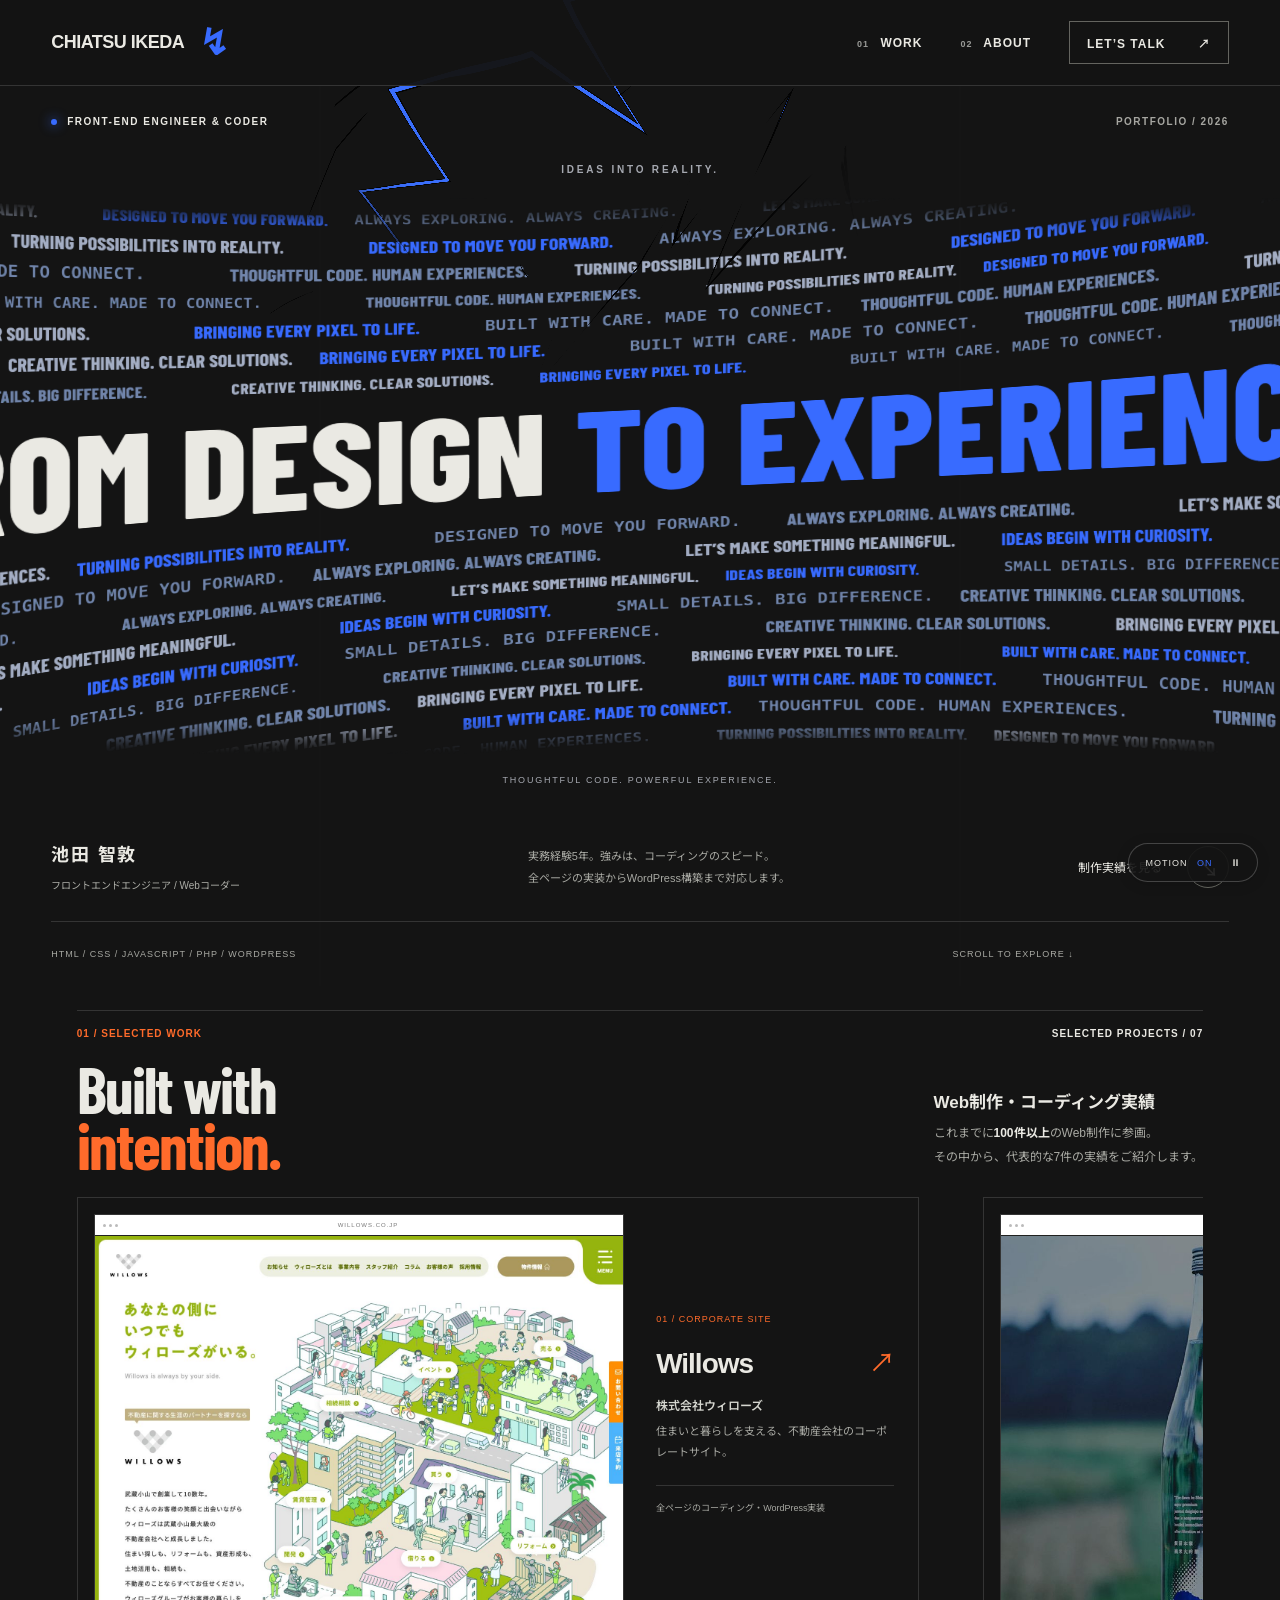
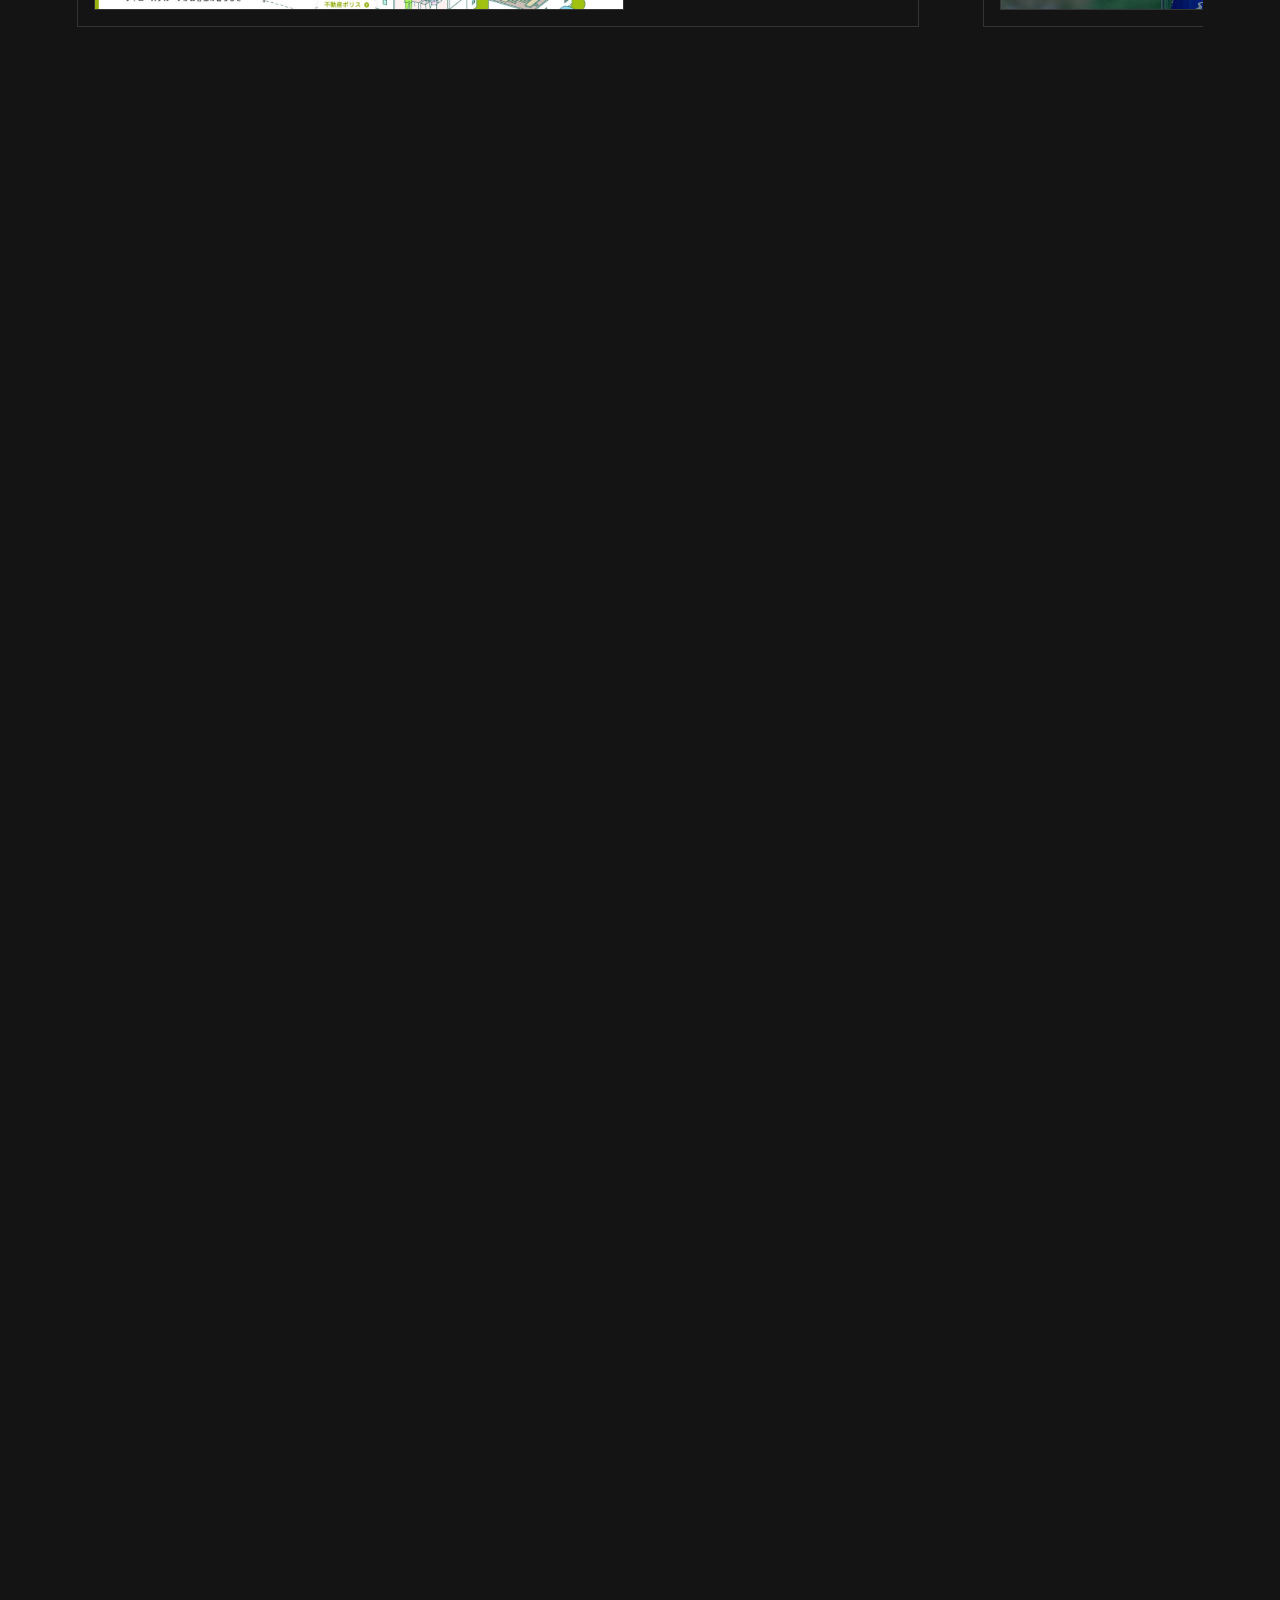
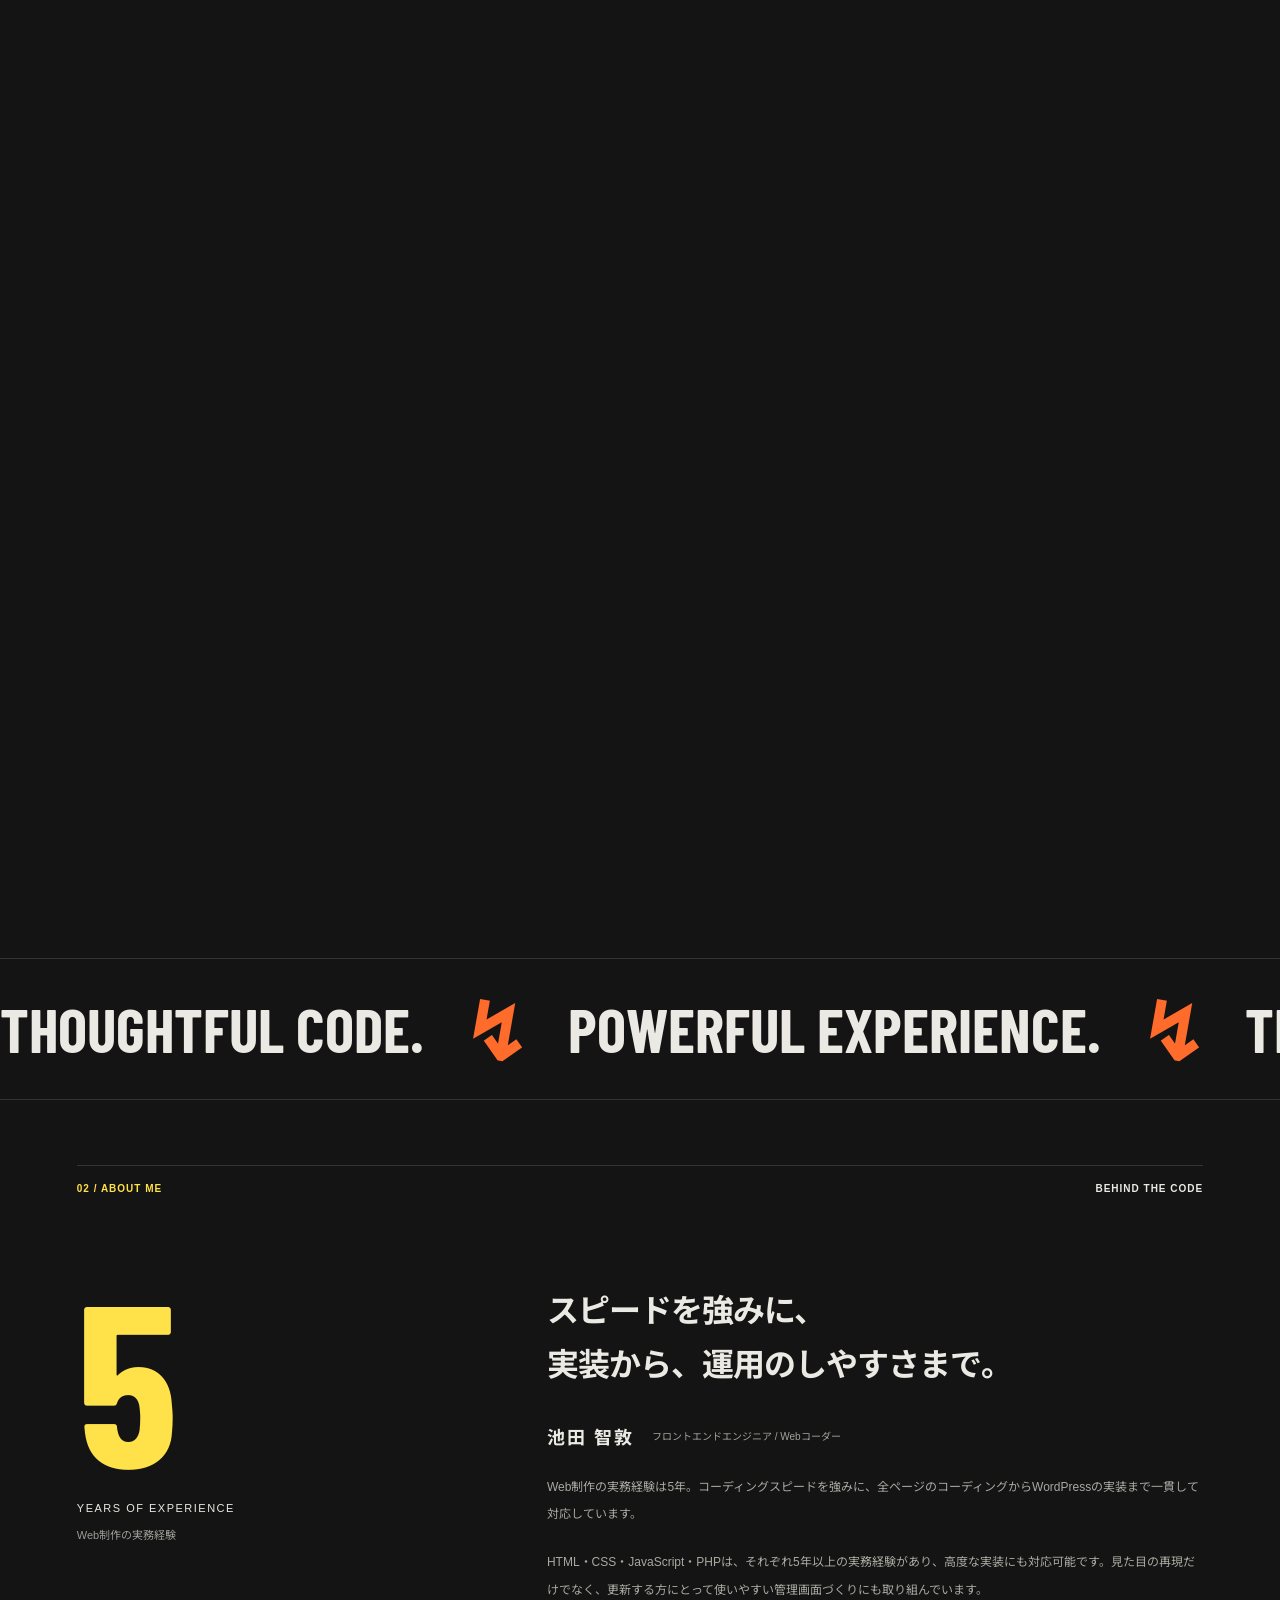
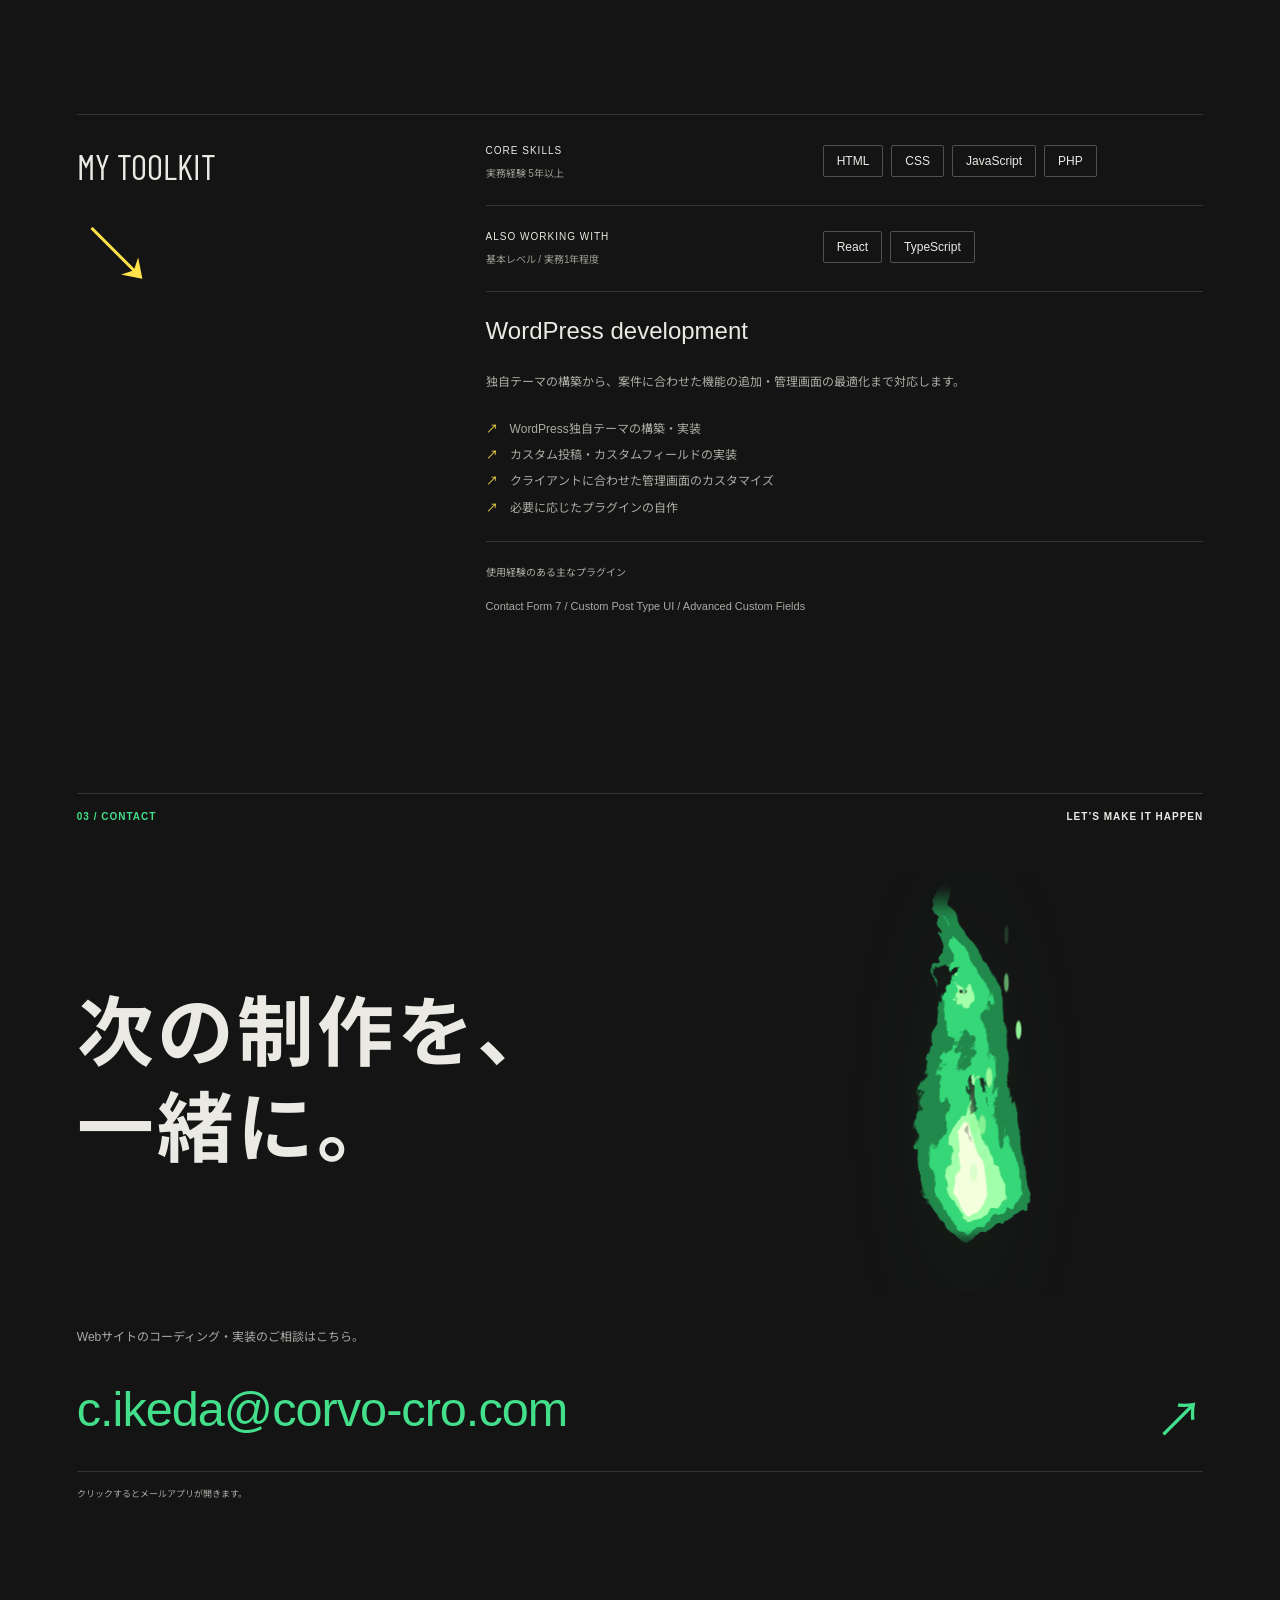
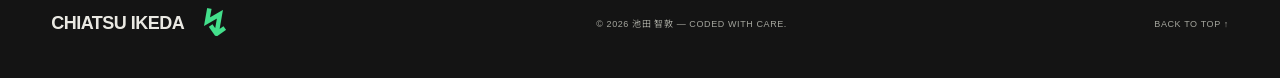
<file: index.html>
<!doctype html>
<html lang="ja"><head><meta charset="utf-8"><meta name="viewport" content="width=device-width,initial-scale=1"><meta name="theme-color" content="#141414"><meta name="description" content="池田 智敦のポートフォリオ。実務経験5年のフロントエンドエンジニア・Webコーダー。全ページのコーディングからWordPress構築まで対応します。"><title>池田 智敦 — Front-end Engineer & Coder</title><link rel="stylesheet" href="style.css?v=lightning-opacity-1"><link rel="icon" href="data:image/svg+xml,%3Csvg xmlns='http://www.w3.org/2000/svg' viewBox='0 0 100 100'%3E%3Crect width='100' height='100' fill='%23141414'/%3E%3Cpath d='M65 5 20 57h31L35 95l46-56H50z' fill='%23386bff'/%3E%3C/svg%3E"></head>
<body><canvas id="electric" class="screen-electric" aria-hidden="true"></canvas><a class="skip" href="#main">コンテンツへスキップ</a><header><a class="brand" href="#top" aria-label="トップへ">CHIATSU IKEDA<span class="brand-mark">↯</span></a><nav aria-label="メインナビゲーション"><a href="#work"><small>01</small> WORK</a><a href="#about"><small>02</small> ABOUT</a><a href="#contact" class="nav-contact">LET’S TALK <span>↗</span></a></nav></header>
<main id="main"><section class="hero" id="top" data-lightning-color="#386bff"><div class="hero-grid" aria-hidden="true"></div><div class="hero-top"><span class="eyebrow"><i></i> FRONT-END ENGINEER & CODER</span><span class="edition">PORTFOLIO / 2026</span></div><div class="hero-content"><p class="hero-en">IDEAS INTO REALITY.</p><div class="hero-title-webgl"><canvas id="title-canvas" aria-hidden="true"></canvas><h1 class="hero-title-type"><span>FROM DESIGN </span><span class="accent">TO EXPERIENCE<span class="title-period">.</span></span></h1></div><p class="hero-caption">THOUGHTFUL CODE. POWERFUL EXPERIENCE.</p></div><div class="hero-details"><div class="hero-profile"><p><strong>池田 智敦</strong><span>フロントエンドエンジニア / Webコーダー</span></p></div><p class="intro">実務経験5年。強みは、コーディングのスピード。<br>全ページの実装からWordPress構築まで対応します。</p><a class="round-link" href="#work">制作実績を見る <span>↘</span></a></div><div class="hero-bottom"><span>HTML / CSS / JAVASCRIPT / PHP / WORDPRESS</span><button id="motion" aria-pressed="false" aria-label="アニメーションを停止">MOTION <span>ON</span> <b>Ⅱ</b></button><a href="#work">SCROLL TO EXPLORE ↓</a></div></section>
<section id="work" data-lightning-color="#ff6b2b" class="work section"><div class="section-line"><span>01 / SELECTED WORK</span><span>SELECTED PROJECTS / 07</span></div><div class="section-heading"><h2>Built with<br><em>intention.</em></h2><div><h3>Web制作・コーディング実績</h3><p>これまでに<strong>100件以上</strong>のWeb制作に参画。<br>その中から、代表的な7件の実績をご紹介します。</p></div></div><div class="works-grid">
<a class="project" href="https://willows.co.jp/" target="_blank" rel="noopener noreferrer"><div class="project-image willow"><div class="image-bar"><i></i><i></i><i></i><span>WILLOWS.CO.JP</span></div><img src="assets/willows.png" alt="株式会社ウィローズのWebサイト" loading="lazy"><span class="visit">VIEW WEBSITE ↗</span></div><div class="project-info"><span class="project-type">01 / CORPORATE SITE</span><h3>Willows <span>↗</span></h3><h4>株式会社ウィローズ</h4><p>住まいと暮らしを支える、不動産会社のコーポレートサイト。</p><span class="role">全ページのコーディング・WordPress実装</span></div></a>
<a class="project" href="https://chiatsu-ikeda.github.io/yoake-lp/" target="_blank" rel="noopener noreferrer"><div class="project-image"><div class="image-bar"><i></i><i></i><i></i><span>CHIATSU-IKEDA.GITHUB.IO / YOAKE-LP</span></div><img src="assets/yoake.jpg" alt="YOAKEのWebサイト" loading="lazy"><span class="visit">VIEW WEBSITE ↗</span></div><div class="project-info"><span class="project-type">02 / LANDING PAGE</span><h3>YOAKE <span>↗</span></h3><h4>夜明け / ランディングページ</h4><p>商品の世界観をビジュアルで伝えるランディングページ。</p></div></a>
<a class="project" href="https://xing.co.jp/careers/mid" target="_blank" rel="noopener noreferrer"><div class="project-image xing"><div class="image-bar"><i></i><i></i><i></i><span>XING.CO.JP / CAREERS</span></div><img src="assets/xing.png" alt="株式会社エクシングのキャリア採用サイト" loading="lazy"><span class="visit">VIEW WEBSITE ↗</span></div><div class="project-info"><span class="project-type">03 / RECRUIT SITE</span><h3>XING <span>↗</span></h3><h4>株式会社エクシング / キャリア採用</h4><p>JOYSOUNDを支える仕事と人を伝える、キャリア採用サイト。</p><span class="role">全ページのコーディング・WordPress実装</span></div></a>
<a class="project" href="https://hot-dog.co.jp/" target="_blank" rel="noopener noreferrer"><div class="project-image comif"><div class="image-bar"><i></i><i></i><i></i><span>HOT-DOG.CO.JP</span></div><img src="assets/comif.png" alt="愛犬と楽しむコミフのブランドサイト" loading="lazy"><span class="visit">VIEW WEBSITE ↗</span></div><div class="project-info"><span class="project-type">04 / BRAND SITE</span><h3>comif <span>↗</span></h3><h4>株式会社ホットドッグ / コミフ</h4><p>愛犬と楽しむスイーツ＆デリ「コミフ」のブランドサイト。</p><span class="role">全ページのコーディング・WordPress実装</span></div></a>
<a class="project" href="https://www.secureedge.jp/" target="_blank" rel="noopener noreferrer"><div class="project-image secure"><div class="image-bar"><i></i><i></i><i></i><span>SECUREEDGE.JP</span></div><img src="assets/secureedge.png" alt="セキュアエッジ株式会社のWebサイト" loading="lazy"><span class="visit">VIEW WEBSITE ↗</span></div><div class="project-info"><span class="project-type">05 / CORPORATE SITE</span><h3>SecureEdge <span>↗</span></h3><h4>セキュアエッジ株式会社</h4><p>セキュリティ製品とサービスを紹介するコーポレートサイト。</p><span class="role">全ページのコーディング・WordPress実装</span></div></a>
<a class="project" href="https://saiyo.mayzin-g.co.jp/media/" target="_blank" rel="noopener noreferrer"><div class="project-image"><div class="image-bar"><i></i><i></i><i></i><span>SAIYO.MAYZIN-G.CO.JP / MEDIA</span></div><img src="assets/mayzin.jpg" alt="セコカンのススメのWebサイト" loading="lazy"><span class="visit">VIEW WEBSITE ↗</span></div><div class="project-info"><span class="project-type">06 / MEDIA SITE</span><h3>セコカンのススメ <span>↗</span></h3><h4>株式会社メイジン</h4><p>建設業界の用語や資格、施工管理の仕事を紹介するメディアサイト。</p></div></a>
<a class="project" href="https://bacteria-ux.jp/" target="_blank" rel="noopener noreferrer"><div class="project-image"><div class="image-bar"><i></i><i></i><i></i><span>BACTERIA-UX.JP</span></div><img src="assets/bacteria.jpg" alt="Bacteria UXのWebサイト" loading="lazy"><span class="visit">VIEW WEBSITE ↗</span></div><div class="project-info"><span class="project-type">07 / RESEARCH SITE</span><h3>Bacteria UX <span>↗</span></h3><h4>学術変革領域研究（B）</h4><p>ユニバーサル形質転換の研究概要・研究体制・活動報告を紹介。</p></div></a></div></section>
<div class="statement" data-lightning-color="#ff6b2b" aria-hidden="true"><div class="statement-track"><div class="statement-group"><span>THOUGHTFUL CODE.</span><b>↯</b><span>POWERFUL EXPERIENCE.</span><b>↯</b><span>THOUGHTFUL CODE.</span><b>↯</b><span>POWERFUL EXPERIENCE.</span><b>↯</b></div><div class="statement-group"><span>THOUGHTFUL CODE.</span><b>↯</b><span>POWERFUL EXPERIENCE.</span><b>↯</b><span>THOUGHTFUL CODE.</span><b>↯</b><span>POWERFUL EXPERIENCE.</span><b>↯</b></div></div></div>
<section id="about" data-lightning-color="#ffe14a" class="about section"><div class="section-line"><span>02 / ABOUT ME</span><span>BEHIND THE CODE</span></div><div class="about-intro"><div class="years"><span>5</span><p>YEARS OF EXPERIENCE</p><small>Web制作の実務経験</small></div><div class="about-copy"><h2>スピードを強みに、<br>実装から、<br class="mobile-br">運用のしやすさまで。</h2><div class="name"><strong>池田 智敦</strong><span>フロントエンドエンジニア / Webコーダー</span></div><p>Web制作の実務経験は5年。コーディングスピードを強みに、全ページのコーディングからWordPressの実装まで一貫して対応しています。</p><p>HTML・CSS・JavaScript・PHPは、それぞれ5年以上の実務経験があり、高度な実装にも対応可能です。見た目の再現だけでなく、更新する方にとって使いやすい管理画面づくりにも取り組んでいます。</p></div></div><div class="skills"><div class="skill-label">MY TOOLKIT <span>↘</span></div><div class="skill-body"><div class="skill-row"><p>CORE SKILLS<small>実務経験 5年以上</small></p><div class="tags"><span>HTML</span><span>CSS</span><span>JavaScript</span><span>PHP</span></div></div><div class="skill-row"><p>ALSO WORKING WITH<small>基本レベル / 実務1年程度</small></p><div class="tags"><span>React</span><span>TypeScript</span></div></div><div class="wordpress"><h3>WordPress development</h3><p>独自テーマの構築から、案件に合わせた機能の追加・管理画面の最適化まで対応します。</p><ul><li>WordPress独自テーマの構築・実装</li><li>カスタム投稿・カスタムフィールドの実装</li><li>クライアントに合わせた管理画面のカスタマイズ</li><li>必要に応じたプラグインの自作</li></ul><p class="plugins">使用経験のある主なプラグイン<br><span>Contact Form 7 / Custom Post Type UI / Advanced Custom Fields</span></p></div></div></div></section>
<section id="contact" data-lightning-color="#43df8b" class="contact section"><div class="section-line"><span>03 / CONTACT</span><span>LET’S MAKE IT HAPPEN</span></div><div class="contact-top"><h2>次の制作を、<br>一緒に。</h2><div class="contact-fire" aria-hidden="true"><canvas id="contact-flame"></canvas></div></div><p>Webサイトのコーディング・実装のご相談はこちら。</p><a class="email" href="mailto:c.ikeda@corvo-cro.com">c.ikeda@corvo-cro.com <span>↗</span></a><small>クリックするとメールアプリが開きます。</small></section></main><footer data-lightning-color="#43df8b"><a class="brand" href="#top">CHIATSU IKEDA <span>↯</span></a><span>© 2026 池田 智敦 — CODED WITH CARE.</span><a href="#top">BACK TO TOP ↑</a></footer><script type="importmap">{"imports":{"three":"./vendor/three.module.js"}}</script><script type="module" src="electric.js?v=jagged-ribbons-13"></script><script type="module" src="webgl-title.js"></script><script type="module" src="horizontal-work.js?v=4"></script><script type="module" src="contact-flame.js?v=layered-fire-1"></script></body></html>
</file>
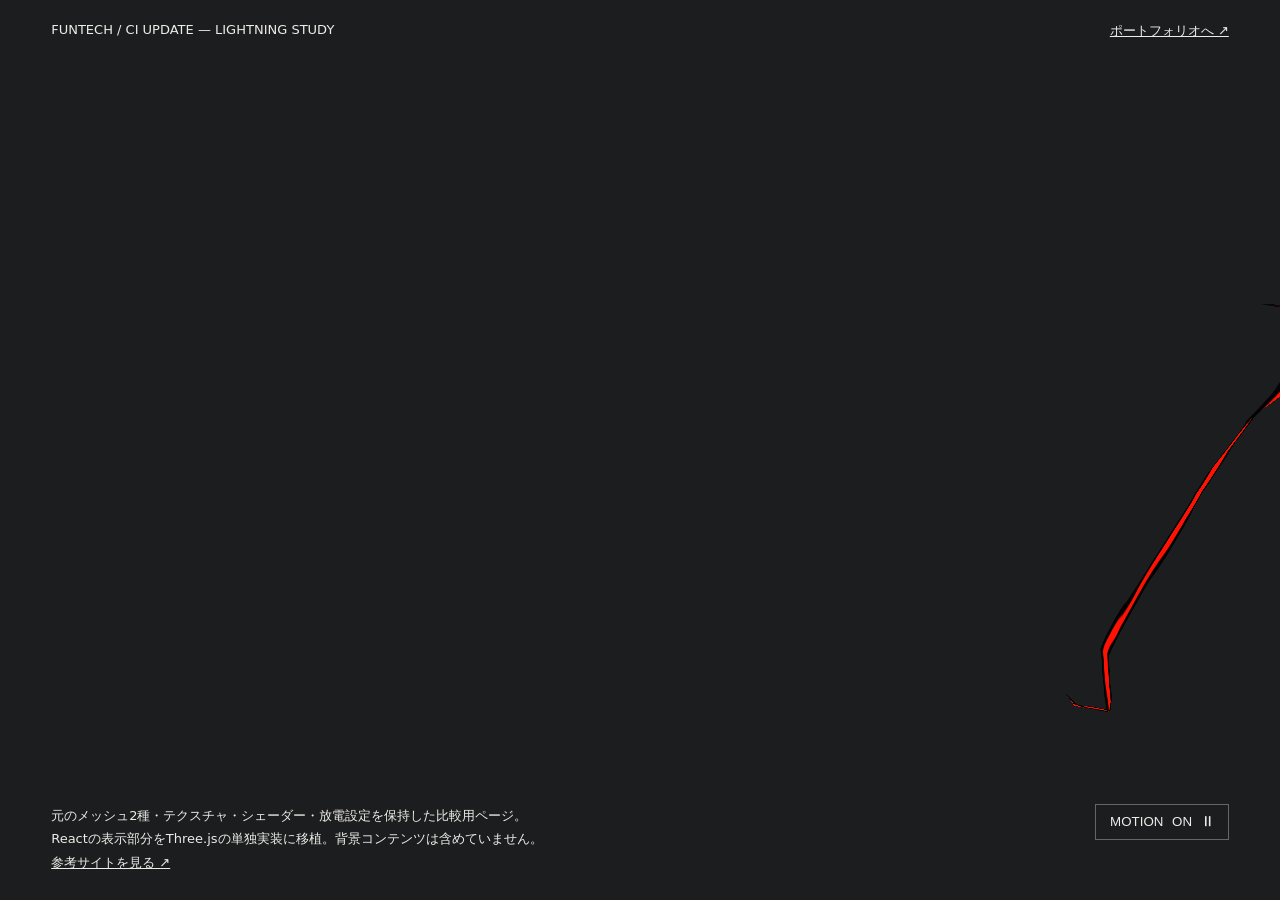
<file: lightning-reference.html>
<!doctype html><html lang="ja"><head><meta charset="utf-8"><meta name="viewport" content="width=device-width,initial-scale=1"><title>稲妻 — 元実装の確認</title><style>*{box-sizing:border-box}body{margin:0;background:#1c1d1e;color:#eeece8;font:13px system-ui,sans-serif}header,footer{padding:22px 4%;display:flex;justify-content:space-between;gap:20px}a{color:inherit}main{position:relative;width:100%;aspect-ratio:16/9;max-height:80vh;background:#1c1d1e}canvas{display:block;width:100%;height:100%}button{background:transparent;color:inherit;border:1px solid #666;padding:8px 14px;cursor:pointer}span{margin:0 5px}p{line-height:1.8;max-width:700px;margin:0}h1{font:inherit;margin:0}footer{align-items:flex-start}@media(max-width:600px){main{height:60vh}footer{display:block}p{margin-bottom:20px}}</style></head><body><header><h1>FUNTECH / CI UPDATE — LIGHTNING STUDY</h1><a href="./">ポートフォリオへ ↗</a></header><main><canvas id="electric" data-mode="original" aria-label="参考サイトから取り出した稲妻アニメーション"></canvas></main><footer><p>元のメッシュ2種・テクスチャ・シェーダー・放電設定を保持した比較用ページ。<br>Reactの表示部分をThree.jsの単独実装に移植。背景コンテンツは含めていません。<br><a href="https://ci.funtech.inc/ja/ci-update" target="_blank" rel="noopener">参考サイトを見る ↗</a></p><button id="motion" aria-pressed="false" aria-label="アニメーションを停止">MOTION <span>ON</span> <b>Ⅱ</b></button></footer><script type="importmap">{"imports":{"three":"./vendor/three.module.js"}}</script><script type="module" src="electric.js"></script></body></html>
</file>
<file: style.css>
@import url('https://fonts.googleapis.com/css2?family=Barlow+Condensed:wght@600;700;800&family=Noto+Sans+JP:wght@400;500;600;700;800;900&display=swap');
:root{--bg:#141414;--paper:#eae9e3;--accent:#386bff;--muted:#999a97;--line:#343434}*{box-sizing:border-box}html{scroll-behavior:smooth;scroll-padding-top:84px}body{margin:0;background:var(--bg);color:var(--paper);font-family:Arial,'Noto Sans JP',sans-serif;-webkit-font-smoothing:antialiased}a{color:inherit;text-decoration:none}button{font:inherit}::selection{background:var(--accent);color:var(--bg)}:focus-visible{outline:2px solid var(--accent);outline-offset:6px}.skip{position:fixed;top:-80px;left:20px;z-index:100;background:var(--paper);color:var(--bg);padding:15px}.skip:focus{top:10px}header{height:86px;padding:0 4%;display:flex;align-items:center;justify-content:space-between;background:rgba(20,20,20,.96);border-bottom:1px solid var(--line);position:sticky;top:0;z-index:10}.brand{font-size:18px;font-weight:800;letter-spacing:-.5px;display:flex;align-items:center;gap:15px}.brand-mark,.brand>span{font-size:36px;color:var(--accent);line-height:1}nav{display:flex;gap:38px;align-items:center;font-size:12px;font-weight:700;letter-spacing:1px}nav small{font-size:9px;color:var(--muted);margin-right:7px}nav a:hover{color:var(--accent)}.nav-contact{border:1px solid #64645f;padding:12px 17px}.nav-contact span{margin-left:28px}.hero{min-height:760px;height:calc(100svh - 86px);max-height:1100px;position:relative;overflow:hidden;padding:34px 4% 0}.hero canvas,.hero-grid{position:absolute;inset:0;width:100%;height:100%;pointer-events:none}.hero-grid{background:linear-gradient(90deg,transparent calc(50% - 1px),#ffffff06 50%,transparent calc(50% + 1px));z-index:0}.hero-top{display:flex;justify-content:space-between;position:relative;font-size:10px;letter-spacing:1.5px;font-weight:600}.eyebrow{display:flex;align-items:center;gap:10px}.eyebrow i{width:6px;height:6px;border-radius:50%;background:var(--accent);box-shadow:0 0 12px #386bff}.edition{color:#a6a6a1}.hero-content{position:relative;z-index:1;padding-top:68px;pointer-events:none}.hero-content a{pointer-events:auto}h1{font-size:clamp(44px,5.1vw,82px);font-weight:800;letter-spacing:-.05em;line-height:1.5;margin:0}.accent{color:var(--accent)}.hero-en{font-family:'Barlow Condensed',Impact,sans-serif;font-size:clamp(38px,4.1vw,65px);font-weight:700;line-height:.95;letter-spacing:-.02em;margin:20px 0 30px}.hero-en span{color:transparent;-webkit-text-stroke:1px #9c9d97}.hero-profile strong{font-size:18px;margin-right:18px;letter-spacing:.1em}.hero-profile span{font-size:10px;color:#acada7}.intro{font-size:12px;line-height:2;color:#a8a9a3;margin-top:20px}.round-link{display:inline-flex;gap:40px;align-items:center;font-size:12px;margin-top:16px}.round-link span{border:1px solid #666760;border-radius:50%;width:42px;height:42px;display:grid;place-items:center;font-size:22px;transition:background .25s}.round-link:hover span{background:var(--accent);color:var(--bg);border-color:var(--accent)}.visual-note{position:absolute;right:4%;bottom:140px;font-family:'Barlow Condensed',sans-serif;letter-spacing:2px;font-size:14px;color:#a4a49c;text-align:right}.hero-bottom{position:absolute;bottom:0;left:4%;right:4%;height:65px;border-top:1px solid var(--line);display:flex;align-items:center;justify-content:space-between;font-size:9px;letter-spacing:1px;gap:15px;color:#a8a9a3}#motion{background:none;color:var(--paper);border:0;padding:15px 0;cursor:pointer;font-size:9px;letter-spacing:1px}#motion span{color:var(--accent);margin-left:6px}#motion b{margin-left:15px}.section{padding:65px 6% 100px;scroll-margin-top:0}.work{background:var(--paper);color:var(--bg)}.section-line{display:flex;justify-content:space-between;border-top:1px solid #bcbcB5;padding-top:17px;font-size:10px;font-weight:700;letter-spacing:1px}.section-heading{display:flex;justify-content:space-between;align-items:flex-end;gap:25px;margin:55px 0 65px}.section-heading h2{font-family:'Barlow Condensed',Impact,sans-serif;font-size:clamp(68px,8vw,120px);line-height:.87;letter-spacing:-2px;margin:0;font-weight:700}.section-heading h2 em{font-style:normal;color:var(--accent)}.section-heading>div{padding-bottom:3px}.section-heading h3{font-size:17px}.section-heading p{font-size:12px;line-height:2;color:#575953}.section-heading strong{font-weight:700;color:var(--bg)}.works-grid{display:grid;grid-template-columns:1fr 1fr;gap:70px 32px}.project-image{height:340px;position:relative;overflow:hidden;padding:32px 32px 0;background:#d6d6ca}.project:nth-child(2n){margin-top:75px}.project-image img{width:100%;height:calc(100% - 20px);object-fit:cover;object-position:top;display:block;box-shadow:0 10px 30px #0002;transition:transform .6s; background:white}.image-bar{height:20px;background:#fff;display:flex;align-items:center;gap:3px;padding:0 8px}.image-bar i{border-radius:50%;width:3px;height:3px;background:#bbb}.image-bar span{font-size:6px;letter-spacing:1px;margin:auto;color:#777}.xing{background:#d2dade}.comif{background:#e0d5c5}.secure{background:#ccd3cb}.visit{position:absolute;bottom:18px;right:18px;background:var(--bg);color:var(--paper);padding:13px 17px;font-size:9px;letter-spacing:1px;transform:translateY(65px);transition:transform .3s}.project:hover .visit,.project:focus-visible .visit{transform:translateY(0)}.project:hover img{transform:scale(1.025)}.project-info{padding-top:22px}.project-type{font-size:9px;letter-spacing:1px;color:#65665f}.project-info h3{font-size:39px;letter-spacing:-1px;font-weight:600;margin:13px 0 10px;display:flex;justify-content:space-between;align-items:center}.project-info h3 span{font-size:26px;font-weight:400}.project-info h4{font-size:12px;margin:0 0 16px;font-weight:600}.project-info p{font-size:11px;color:#696a64;line-height:1.8}.role{display:block;padding-top:13px;border-top:1px solid #c6c6be;font-size:9px;margin-top:18px;color:#696a64}.statement{padding:30px 0;display:flex;gap:40px;align-items:center;justify-content:center;overflow:hidden;white-space:nowrap;background:var(--accent);color:var(--bg);font-family:'Barlow Condensed',Impact,sans-serif;font-weight:700;font-size:clamp(28px,4.8vw,76px);line-height:1}.statement b{font-size:80px}.about{padding-top:65px}.about .section-line{border-color:var(--line)}.about-intro{display:grid;grid-template-columns:1fr 1.6fr;gap:60px;padding:90px 0}.years>span{font-family:'Barlow Condensed',Impact,sans-serif;font-size:230px;font-weight:700;line-height:.8;letter-spacing:-9px}.years>span>span{font-size:90px;color:var(--accent);vertical-align:top;line-height:1;letter-spacing:0}.years p{font-size:11px;letter-spacing:1.5px;margin-top:30px}.years small{font-size:11px;color:#9b9c96}.about-copy h2{font-size:clamp(23px,2.5vw,40px);line-height:1.7;margin:0 0 30px;letter-spacing:-.03em}.name{margin-bottom:25px;display:flex;align-items:center;gap:18px}.name strong{font-size:18px;letter-spacing:2px}.name span{font-size:10px;color:#a2a39b}.about-copy>p{font-size:12px;line-height:2.3;color:#a8a9a1;margin-bottom:20px}.mobile-br{display:none}.skills{display:grid;grid-template-columns:1fr 2fr;border-top:1px solid var(--line);padding-top:30px;gap:50px}.skill-label{font-family:'Barlow Condensed',sans-serif;font-size:35px}.skill-label span{display:block;font-size:80px;margin-top:15px;color:var(--accent)}.skill-row{display:grid;grid-template-columns:1fr 1.2fr;padding:0 0 25px;margin-bottom:25px;border-bottom:1px solid var(--line);gap:20px}.skill-row p{font-size:10px;margin:0;letter-spacing:1px}.skill-row small{display:block;font-size:10px;color:#9b9c94;margin-top:9px;letter-spacing:0}.tags{display:flex;flex-wrap:wrap;gap:8px;align-content:start}.tags span{border:1px solid #51524b;padding:8px 13px;font-size:12px;border-radius:2px}.wordpress h3{font-size:24px;font-weight:500;display:flex;justify-content:space-between;gap:15px}.wordpress h3 span{color:var(--accent)}.wordpress p,.wordpress li{font-size:12px;color:#aaaba3;line-height:2.2}.wordpress ul{list-style:none;margin:20px 0;padding:0}.wordpress li:before{content:'↗';color:var(--accent);margin-right:12px}.plugins{padding-top:20px;border-top:1px solid var(--line);font-size:10px!important}.plugins span{font-size:11px;display:block;margin-top:10px}.contact{background:var(--accent);color:var(--bg);padding-bottom:70px}.contact .section-line{border-color:#2549b3}.contact-top{display:flex;justify-content:space-between;align-items:center;margin-top:50px}.contact h2{font-size:clamp(56px,6vw,112px);line-height:1.25;letter-spacing:-.06em;margin:0}.contact-top>span{font-size:180px;line-height:1}.contact>p{font-size:12px;margin-top:35px}.email{font-size:clamp(22px,3.8vw,55px);letter-spacing:-1px;border-bottom:1px solid #2549b3;display:flex;justify-content:space-between;gap:10px;padding:25px 0 20px}.email:hover{color:var(--paper)}.contact>small{display:block;margin-top:15px;font-size:9px}footer{padding:36px 4%;display:flex;align-items:center;justify-content:space-between;gap:20px}footer>span,footer>a:last-child{font-size:9px;letter-spacing:.6px;color:#a4a59d}.hero.fallback:after{content:'ϟ';position:absolute;right:9%;top:8%;font-size:550px;color:var(--accent);text-shadow:0 0 50px #386bff55;z-index:0;line-height:1} @media(min-width:1600px){.hero-content{padding-top:100px}}@media(max-width:1000px){.hero{min-height:750px}.hero-content{padding-top:70px}.project-image{height:280px;padding:20px 20px 0}.name{display:block}.name span{display:block;margin-top:10px}.skill-row{grid-template-columns:1fr}.about-intro{gap:35px}.years>span{font-size:180px}.statement{gap:25px}.statement b{font-size:55px}}@media(max-width:680px){header{height:70px;padding:0 5%}.brand{font-size:13px;gap:8px}.brand-mark{font-size:28px}nav{gap:16px;font-size:9px}nav small{display:none}.nav-contact{border:0;padding:0}.nav-contact span{margin-left:2px}.hero{height:auto;min-height:850px;padding:24px 5% 100px}.hero-top{font-size:8px;letter-spacing:.8px}.edition{font-size:8px}.hero-content{padding-top:52px}h1{font-size:clamp(36px,8.8vw,57px);line-height:1.6}.hero-en{font-size:42px;margin-top:18px}.hero-profile{margin-top:180px}.hero-profile strong{font-size:16px}.hero-profile span{display:block;margin-top:8px;font-size:10px}.intro{font-size:11px}.visual-note{right:6%;top:440px;bottom:auto;font-size:9px}.hero-bottom{left:5%;right:5%;font-size:7px;height:65px;flex-wrap:wrap;gap:0}.hero-bottom>span{width:100%;padding-top:12px;font-size:7px}.hero-bottom>button{padding:8px 0;font-size:8px}.hero-bottom>a{font-size:8px}.section{padding:40px 6% 65px}.section-line{font-size:8px}.section-heading{display:block;margin:42px 0 35px}.section-heading h2{font-size:76px}.section-heading>div{margin-top:30px}.section-heading h3{font-size:15px}.section-heading p{font-size:11px}.works-grid{grid-template-columns:1fr;gap:40px}.project:nth-child(2n){margin-top:0}.project-image{height:285px;padding:26px 26px 0}.visit{transform:none;padding:10px;font-size:8px}.project-info h3{font-size:33px}.project-info h4{font-size:11px}.project-info p{font-size:10px}.statement{gap:20px;padding:22px 0;justify-content:flex-start;font-size:34px}.statement b{font-size:40px}.about-intro{grid-template-columns:1fr;gap:45px;padding:50px 0}.years>span{font-size:150px}.years>span>span{font-size:70px}.years p{margin-top:20px}.about-copy h2{font-size:25px}.mobile-br{display:block}.about-copy>p{font-size:11px}.skills{grid-template-columns:1fr;gap:30px}.skill-label{display:flex;align-items:center;justify-content:space-between;font-size:30px}.skill-label span{font-size:40px;margin:0}.skill-row{grid-template-columns:1fr 1.4fr}.tags span{font-size:10px;padding:7px}.wordpress h3{font-size:21px}.wordpress p,.wordpress li{font-size:10px}.contact-top{margin-top:35px}.contact h2{font-size:52px}.contact-top>span{font-size:90px}.contact>p{font-size:10px}.email{font-size:23px;padding-top:15px;letter-spacing:-.5px}footer{flex-wrap:wrap;padding:30px 6%}footer>.brand{width:100%;font-size:16px}footer>span,footer>a:last-child{font-size:7px}.hero.fallback:after{font-size:320px;top:34%;right:0}}@media(prefers-reduced-motion:reduce){html{scroll-behavior:auto}*{transition:none!important}}

/* Full-bleed electric main visual with a centered typographic composition. */
.hero{height:calc(100svh - 86px);min-height:720px;max-height:1200px;padding:30px 4% 0;display:flex;flex-direction:column;isolation:isolate}
.hero canvas{inset:0;width:100%;height:100%;z-index:-1}
.hero-grid{background:linear-gradient(90deg,transparent 24.95%,#ffffff05 25%,transparent 25.05%,transparent 74.95%,#ffffff05 75%,transparent 75.05%);z-index:-2}
.hero-top{flex-shrink:0;z-index:1}
.hero-content{flex:1;display:flex;flex-direction:column;justify-content:center;align-items:center;text-align:center;padding:45px 0 35px;z-index:1}
.hero-en{font-family:Arial,sans-serif;font-size:11px;letter-spacing:.26em;line-height:1.5;margin:0 0 32px;font-weight:600}
.hero-en span{color:inherit;-webkit-text-stroke:0;margin-left:12px}
.hero h1{font-size:clamp(52px,7.5vw,116px);font-weight:900;letter-spacing:-.07em;line-height:1.25;transform:skew(-7deg);text-shadow:0 3px 24px #14141480}
.copy-line{display:block;white-space:nowrap}
.copy-line:first-child{transform:translateX(-.32em)}
.copy-line:last-child{transform:translateX(.18em)}
.hero-caption{font-family:'Barlow Condensed',sans-serif;font-size:12px;letter-spacing:.23em;color:#b3b6c0;margin:30px 0 0}
.hero-details{display:flex;align-items:center;justify-content:space-between;gap:24px;position:relative;z-index:1;margin:0 0 90px;padding-top:20px}
.hero-profile{margin:0}.hero-profile p{margin:0}.hero-profile strong{display:block;font-size:18px;margin:0 0 9px}.hero-profile span{font-size:10px}
.hero-details .intro{font-size:11px;line-height:2;margin:0}.hero-details .round-link{margin:0;gap:25px;white-space:nowrap}
.hero-bottom{z-index:1}
.statement,.contact{color:#fff}.contact .section-line,.email{border-color:#ffffff40}.email:hover{color:#cbd9ff}
::selection{color:white}.round-link:hover span{color:white}
@media(max-width:1000px){.hero{min-height:700px}.hero-content{padding-top:40px}.hero-details{gap:15px}.hero-details .intro{font-size:10px}}
@media(max-width:680px){
 .hero{height:calc(100svh - 70px);min-height:740px;max-height:none;padding:24px 5% 0}
 .hero canvas{inset:0;width:100%;height:100%}
 .hero-content{padding:35px 0 30px;min-height:350px}
 .hero-en{font-size:8px;letter-spacing:.16em;margin:0 0 28px}.hero-en span{margin-left:7px}
 .hero h1{font-size:clamp(34px,9vw,60px);line-height:1.45;letter-spacing:-.075em}
 .copy-line:first-child{transform:translateX(-.2em)}.copy-line:last-child{transform:translateX(0)}
 .hero-caption{font-size:9px;letter-spacing:.13em;margin-top:24px}
 .hero-details{display:grid;grid-template-columns:1fr auto;gap:18px 10px;margin-bottom:90px;padding-top:0}
 .hero-profile{margin:0}.hero-profile strong{font-size:16px}.hero-profile span{font-size:9px;line-height:1.8;margin-top:0;max-width:190px}
 .hero-details .intro{grid-row:2;grid-column:1/-1;font-size:10px;margin:0}
 .hero-details .round-link{font-size:10px;gap:10px}.round-link span{width:34px;height:34px;font-size:18px}
}


/* HTML typography beneath the foreground lightning. */
.hero canvas{z-index:3;pointer-events:none}
.hero-top,.hero-details,.hero-bottom{z-index:4}
.hero-content{z-index:1;padding:35px 0;gap:28px;pointer-events:none}
.hero h1.hero-title-type{font-family:'Barlow Condensed',Impact,sans-serif;font-weight:800;font-size:clamp(68px,10.5vw,166px);line-height:.94;letter-spacing:-.035em;transform:none;text-shadow:none;margin:0;text-align:center}
.hero-title-type>span{display:block;white-space:nowrap}
.title-period{color:var(--paper)}
.hero-en{font-family:Arial,sans-serif;font-size:10px;letter-spacing:.28em;color:#a5a8b0;margin:0}
.hero-caption{font-family:Arial,sans-serif;font-size:9px;letter-spacing:.2em;color:#a5a8b0;margin:0}
@media(max-width:680px){.hero-content{padding:30px 0;gap:23px;min-height:350px}.hero h1.hero-title-type{font-size:11.1vw;line-height:1;letter-spacing:-.025em}.hero-en{font-size:8px;letter-spacing:.2em;margin:0}.hero-caption{font-size:7px;letter-spacing:.13em;margin:0}}

/* Viewport overlay stays above each section and never intercepts input. */
canvas.screen-electric{position:fixed;inset:0;display:block;width:100%;height:100%;z-index:20;pointer-events:none}
body>header{z-index:30}
#motion.fixed-motion{position:fixed;right:22px;bottom:18px;z-index:31;padding:12px 16px;border:1px solid #ffffff35;border-radius:30px;background:#141414e8;color:#eae9e3;box-shadow:0 2px 14px #0002}
.hero-bottom{padding-right:155px}
@media(max-width:680px){#motion.fixed-motion{right:12px;bottom:12px;padding:10px 12px}.hero-bottom{padding-right:110px}.hero-bottom>a{padding-bottom:12px}}

/* One dark surface, with accents matching each section's lightning. */
#top{--accent:#386bff}
#work,.statement{--accent:#ff6b2b}
#about{--accent:#ffe14a}
#contact,footer{--accent:#43df8b}
.work,.statement,.about,.contact,footer{background:var(--bg);color:var(--paper)}
.work .section-line,.contact .section-line{border-color:var(--line)}
.section-line>span:first-child{color:var(--accent)}
.section-heading p,.project-info p,.role{color:#a8a9a3}
.section-heading strong{color:var(--paper)}
.project-type{color:var(--accent)}
.project-info h3 span{color:var(--accent)}
.project-info h4{color:#d5d6cf}
.role{border-color:var(--line)}
.project-image,.project-image.willow,.project-image.xing,.project-image.comif,.project-image.secure{background:#202120;border:1px solid var(--line)}
.visit{background:var(--accent);color:#141414}
.project:hover h3,.project:focus-visible h3{color:var(--accent)}
.statement{border-top:1px solid var(--line);border-bottom:1px solid var(--line)}
.statement b{color:var(--accent)}
.years>span{color:var(--accent)}
.contact-top>span,.email{color:var(--accent)}
.email{border-color:var(--line)}
.email:hover{color:var(--paper)}
.contact>p,.contact>small{color:#a8a9a3}
.work :focus-visible,.about :focus-visible,.contact :focus-visible{outline-color:var(--accent)}
#motion.fixed-motion span{color:var(--active-lightning,#386bff)}
body>header .brand-mark,body>header nav a:hover{color:var(--active-lightning,#386bff)}


/* Separate WebGL title, below the full-screen lightning canvas. */
.hero-title-webgl{position:relative;width:min(1040px,96vw);height:clamp(260px,32vw,420px);display:grid;place-items:center}
.hero .hero-title-webgl canvas{position:absolute;inset:0;width:100%;height:100%;z-index:0;pointer-events:none}
.hero-title-webgl:not(.is-ready) canvas{visibility:hidden}
.hero-title-webgl.is-ready h1{position:absolute;width:1px;height:1px;padding:0;margin:-1px;overflow:hidden;clip-path:inset(50%);white-space:nowrap}
@media(max-width:680px){.hero-title-webgl{width:100%;height:clamp(170px,53vw,260px)}}

/* Keep the hero divider after its content, even on short viewports. */
.hero{height:auto;min-height:max(720px,calc(100svh - 86px));max-height:none}
.hero-content{flex:1 0 auto}
.hero-title-webgl{flex-shrink:0}
.hero-details{flex-shrink:0;margin-bottom:28px}
.hero-bottom{position:relative;bottom:auto;left:auto;right:auto;flex-shrink:0;height:auto;min-height:65px;padding-top:18px;padding-bottom:18px;line-height:1.6;flex-wrap:wrap;gap:12px 24px}
@media(max-width:680px){
 .hero{min-height:max(740px,calc(100svh - 70px))}
 .hero-details{margin-bottom:24px}
 .hero-bottom{gap:8px;padding-top:16px;padding-bottom:16px}
 .hero-bottom>span,.hero-bottom>a{padding-top:0;padding-bottom:0}
}

/* Give the spherical typography room for its surrounding copy. */
.hero-title-webgl{width:min(1120px,96vw);height:clamp(440px,52vw,650px)}
@media(max-width:680px){.hero-title-webgl{width:100%;height:clamp(360px,105vw,520px)}}

/* Typography covers the entire main visual instead of a centered canvas box. */
.hero{min-height:100svh}
.hero-content{position:static;min-height:70svh;justify-content:space-between;padding:35px 0;gap:0}
.hero-title-webgl{position:absolute;inset:0;width:100%;height:100%;z-index:-1}
.hero-en,.hero-caption{position:relative}
.hero h1.hero-title-type>span{display:inline}
@media(max-width:680px){
 .hero{min-height:100svh}
 .hero-content{min-height:65svh;padding:28px 0}
 .hero-title-webgl{width:100%;height:100%}
 .hero h1.hero-title-type{font-size:6.4vw}
}

/* Two identical groups create a seamless horizontal marquee. */
.statement{display:block;overflow:hidden}
.statement-track{display:flex;width:max-content;animation:statement-scroll 48s linear infinite}
.statement-group{display:flex;flex:none;align-items:center;gap:clamp(24px,3vw,48px);padding-right:clamp(24px,3vw,48px);min-width:100vw}
@keyframes statement-scroll{to{transform:translateX(-50%)}}
body:has(#motion[aria-pressed="true"]) .statement-track{animation-play-state:paused}
@media(prefers-reduced-motion:reduce){.statement-track{animation:none}}

/* Vertical page progress drives the horizontally scrollable project rail. */
.work.horizontal-work{padding:0;position:relative}
.work-pin{position:sticky;top:86px;height:calc(100svh - 86px);padding:24px 6% 20px;overflow:hidden;display:flex;flex-direction:column}
.horizontal-work .section-heading{margin:22px 0 25px;flex-shrink:0}
.horizontal-work .section-heading h2{font-size:clamp(46px,5vw,76px)}
.horizontal-work .section-heading h3{margin:0 0 8px}
.horizontal-work .section-heading p{margin:0}
.horizontal-work .works-grid{display:flex;gap:32px;overflow-x:auto;overflow-y:hidden;scrollbar-width:thin;scrollbar-color:var(--accent) transparent;min-height:0;overscroll-behavior-x:contain;padding-bottom:14px}
.horizontal-work .project{flex:0 0 min(60vw,760px);margin:0}
.horizontal-work .project-image{height:clamp(130px,30svh,320px);padding:16px 16px 0}
.horizontal-work .project-info{padding-top:12px}
.horizontal-work .project-info h3{font-size:28px;margin:8px 0}
.horizontal-work .project-info h4{margin-bottom:8px}
.horizontal-work .project-info p{margin:6px 0}
.horizontal-work .role{margin-top:8px;padding-top:8px}
@media(max-width:680px){
 .work-pin{top:70px;height:calc(100svh - 70px);padding:20px 6%}
 .horizontal-work .section-heading{margin:20px 0}
 .horizontal-work .section-heading>div{margin-top:12px}
 .horizontal-work .section-heading h2{font-size:48px}
 .horizontal-work .section-heading p{font-size:10px}
 .horizontal-work .project{flex-basis:82vw}
 .horizontal-work .works-grid{gap:20px}
 .horizontal-work .project-image{height:22svh}
}
@media(max-height:650px){
 .horizontal-work .section-heading>div{display:none}
 .horizontal-work .section-heading{margin:12px 0}
 .horizontal-work .section-heading h2{font-size:38px}
 .horizontal-work .section-heading h2 br{display:none}
 .horizontal-work .project-info p,.horizontal-work .role{display:none}
}

/* Show the entire project screenshot without cropping or stretching. */
.horizontal-work .project-image img{object-fit:contain;object-position:center;background:transparent;box-shadow:none}
.horizontal-work .project:hover .project-image img{transform:none}

/* Card width follows the uncropped screenshot's intrinsic ratio. */
.horizontal-work .project{flex:0 0 var(--project-width,320px);min-width:0}
.horizontal-work .project-image{padding-left:0;padding-right:0}
.horizontal-work .project-image img{display:block;width:100%;object-fit:contain}
.horizontal-work .project-info h3{font-size:26px}

/* Large uncropped screenshot with its description alongside. */
.horizontal-work .project{display:flex;align-items:center;gap:28px;flex:0 0 auto;width:auto}
.horizontal-work .project-image{flex:0 0 var(--image-width,520px);width:var(--image-width,520px);height:clamp(230px,48svh,520px);padding-top:0}
.horizontal-work .project-info{flex:0 0 245px;width:245px;padding:0 12px 0 0}
.horizontal-work .project-info h3{font-size:30px;line-height:1.2;margin:16px 0}
.horizontal-work .project-info p{line-height:1.9}
.horizontal-work .works-grid{gap:64px;align-items:center}
@media(max-width:680px){
 .horizontal-work .project{gap:18px}
 .horizontal-work .project-image{height:clamp(220px,38svh,360px)}
 .horizontal-work .project-info{flex-basis:190px;width:190px}
 .horizontal-work .project-info h3{font-size:25px}
 .horizontal-work .works-grid{gap:36px}
}
@media(max-height:650px){.horizontal-work .project-image{height:42svh}}
.horizontal-work .project:has(img[src="assets/mayzin.jpg"]) .project-info h3{font-size:22px}

/* Framed description precedes the full screenshot. */
.horizontal-work .project-info{order:0;flex:0 0 270px;width:270px;padding:26px 22px;border:1px solid var(--line);border-top:2px solid var(--accent);background:var(--bg)}
.horizontal-work .project-info .project-type{line-height:1.6}
.horizontal-work .project-info h3{font-size:28px;margin:20px 0 16px}
.horizontal-work .project-info .role{margin-top:22px;padding-top:14px;line-height:1.8}
@media(max-width:680px){.horizontal-work .project-info{flex-basis:215px;width:215px;padding:22px 16px}.horizontal-work .project-info h3{font-size:24px}.horizontal-work .project:has(img[src="assets/mayzin.jpg"]) .project-info h3{font-size:19px}}

/* One outline groups the description and screenshot as a single project. */
.horizontal-work .project{border:1px solid var(--line);padding:16px;gap:24px;background:var(--bg)}
.horizontal-work .project-info{border:0;background:transparent;padding:16px 8px;flex-basis:254px;width:254px}
.horizontal-work .project-image{height:clamp(210px,44svh,488px)}
@media(max-width:680px){.horizontal-work .project{padding:12px;gap:18px}.horizontal-work .project-info{flex-basis:195px;width:195px;padding:12px 4px}.horizontal-work .project-image{height:clamp(200px,34svh,336px)}}
@media(max-height:650px){.horizontal-work .project-image{height:38svh}}

/* More breathing room for the contact headline. */
.contact h2{letter-spacing:.04em}

/* Stack each project on small screens while retaining horizontal navigation. */
@media(max-width:680px){
 .horizontal-work .project{flex-direction:column;align-items:stretch;gap:14px;width:82vw;flex:0 0 82vw;padding:12px}
 .horizontal-work .project-image{flex:none;width:100%;height:auto;padding:0}
 .horizontal-work .project-image img{width:100%;height:auto;max-height:27svh;object-fit:contain}
 .horizontal-work .project-info{order:0;flex:none;width:100%;padding:0 4px}
 .horizontal-work .project-info h3{margin:8px 0;font-size:24px}
 .horizontal-work .project-info h4{margin:0 0 6px}
 .horizontal-work .project-info p{margin:4px 0;font-size:10px;line-height:1.6}
 .horizontal-work .project-info .role{margin-top:8px;padding-top:8px;font-size:9px}
 .horizontal-work .works-grid{align-items:flex-start}
 .horizontal-work .section-heading{margin:12px 0 16px}
 .horizontal-work .section-heading h2{font-size:40px}
 .horizontal-work .section-heading>div{margin-top:8px}
}

/* Stretch every project to the tallest card in the horizontal row. */
.horizontal-work .works-grid{align-items:stretch}

@media(max-width:680px){.skill-label>span{transform:scaleX(-1)}}

/* Graphic flame emblem: stable base, independently flickering tips and embers. */
.contact-top{gap:36px}
.contact-fire{width:clamp(180px,24vw,310px);flex:none;align-self:center;pointer-events:none}
.contact-fire svg{display:block;width:100%;height:auto;overflow:visible}
.fire-body{transform-origin:140px 267px;animation:fire-breathe 3.8s ease-in-out infinite}
.flame{transform-box:fill-box;transform-origin:50% 100%}
.flame-outer{animation:fire-flicker 2.3s ease-in-out infinite alternate}
.flame-inner{animation:fire-flicker 1.7s ease-in-out -.8s infinite alternate-reverse}
.flame-core{animation:fire-flicker 2.1s ease-in-out -.4s infinite alternate}
.fire-spark{animation:fire-rise 3.4s ease-out infinite;opacity:0}
.spark-two{animation-delay:1.2s}.spark-three{animation-delay:2.3s}
.fire-shadow{transform-origin:140px 290px;animation:fire-shadow 3.8s ease-in-out infinite}
@keyframes fire-flicker{0%{transform:skewX(-3deg) scale(.98,1)}45%{transform:skewX(2deg) scale(1.02,.96)}100%{transform:skewX(-1deg) scale(.97,1.06)}}
@keyframes fire-breathe{50%{transform:translateY(-5px) rotate(2deg)}}
@keyframes fire-rise{0%{opacity:0;transform:translate(0,20px)}20%{opacity:.85}75%{opacity:.45}100%{opacity:0;transform:translate(9px,-28px)}}
@keyframes fire-shadow{50%{transform:scaleX(.85);opacity:.09}}
body:has(#motion[aria-pressed="true"]) .contact-fire *{animation-play-state:paused}
@media(max-width:680px){.contact-top{gap:12px;align-items:center}.contact-fire{width:clamp(85px,24vw,145px)}.contact h2{font-size:clamp(32px,9vw,52px)}}
@media(prefers-reduced-motion:reduce){.contact-fire *{animation:none!important}.fire-spark{opacity:.55}}

.contact-fire{width:clamp(200px,27vw,350px);aspect-ratio:280/340}.contact-fire canvas{display:block;width:100%;height:100%}@media(max-width:680px){.contact-fire{width:clamp(90px,26vw,150px)}}

/* Mobile contact: headline followed by the flame. */
@media(max-width:680px){
 .contact-top{flex-direction:column;align-items:flex-start;gap:20px}
 .contact-fire{width:clamp(150px,48vw,210px);align-self:center}
}

@media(min-width:681px){.contact-fire{margin-right:5vw}}

/* Soften the lightning over content while keeping the main visual vivid. */
canvas.screen-electric{opacity:1;transition:opacity .6s ease}
canvas.screen-electric[data-section]:not([data-section="top"]){opacity:.55}
</file>
